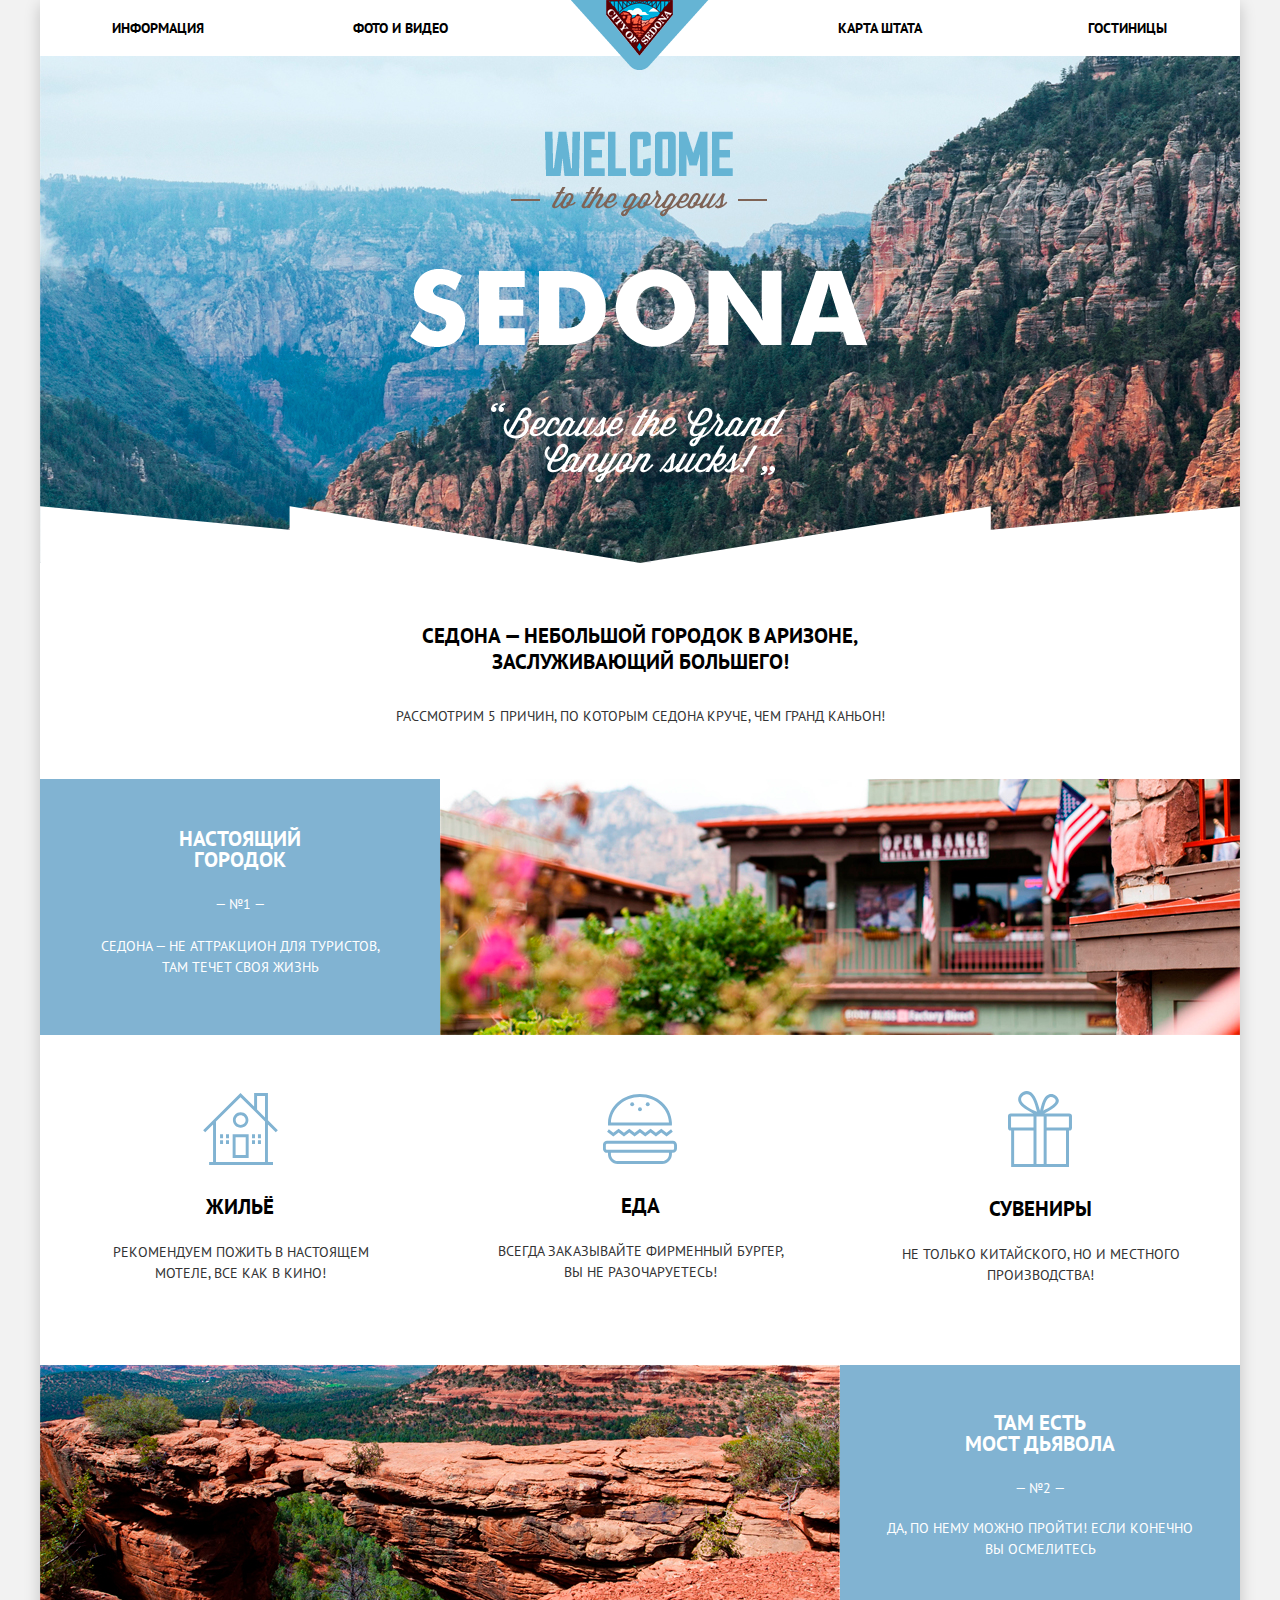
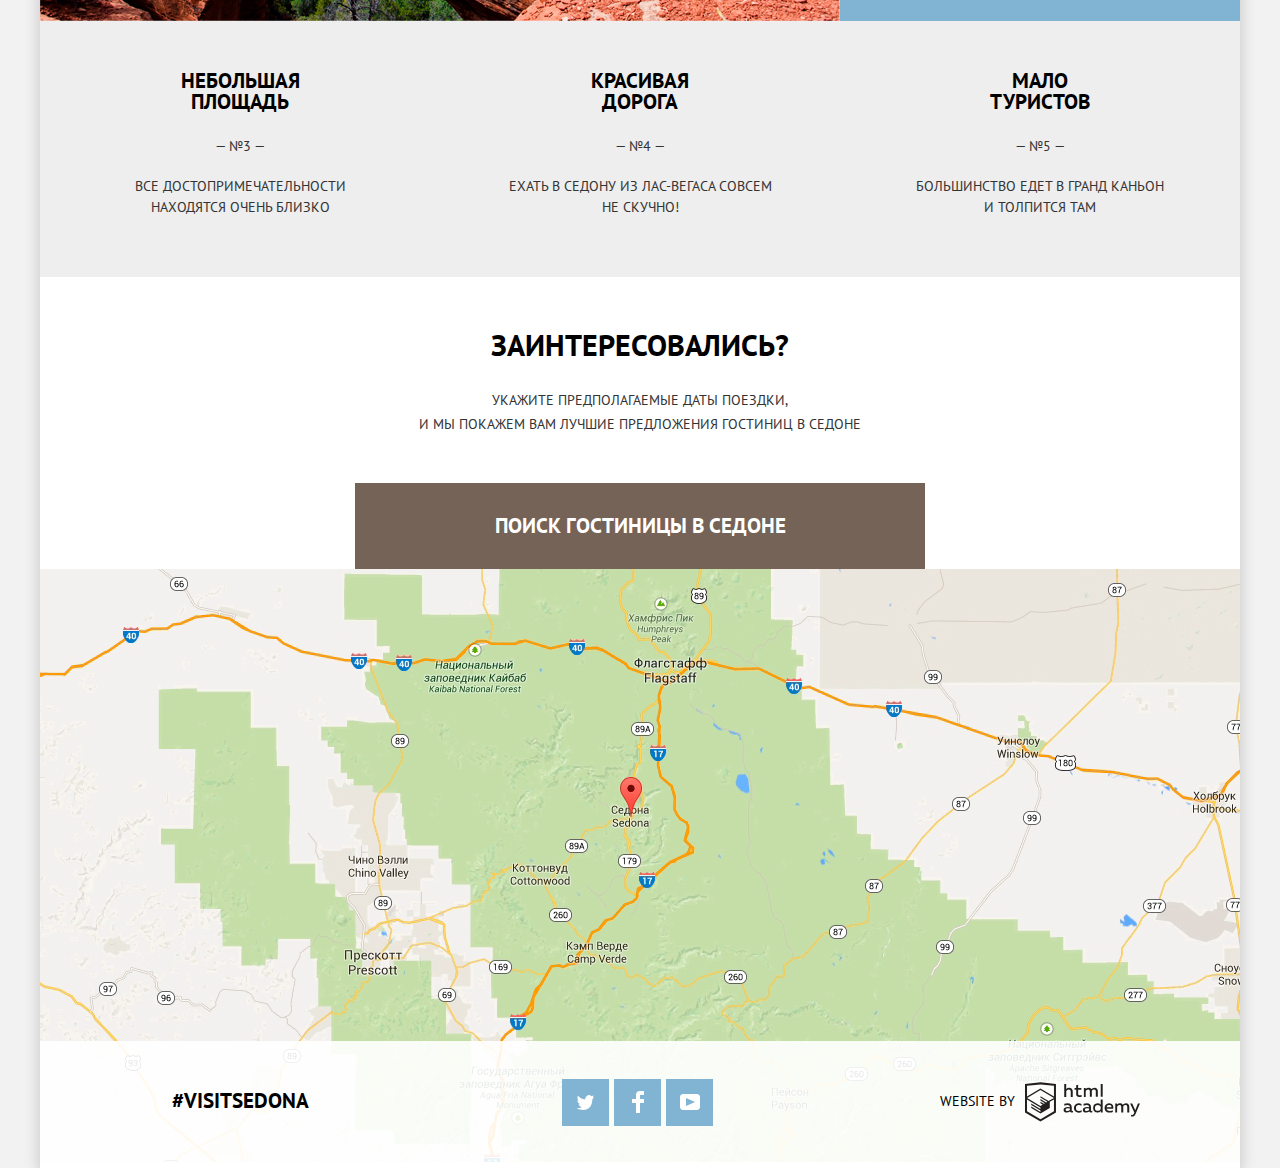
<file: index.html>
<!DOCTYPE html>
<html lang="ru">

<head>
  <meta charset="utf-8">
  <title>HTML Academy: Седона</title>
  <link href="css/normalizemin.css" rel="stylesheet" />
  <link href="https://fonts.googleapis.com/css?family=PT+Sans:400,700&amp;subset=cyrillic" rel="stylesheet">
  <link href="css/stylemin.css" rel="stylesheet" />
</head>

<body>
  <div class="main-page">
    <header class="main-header">
      <a class="main-logo" href="#">
        <img src="img/logotype.png" width="138" height="70" alt="Логотип">
      </a>
      <nav class="main-navigation">
        <ul class="main-menu">
          <li class="information"><a href="#">Информация</a></li>
          <li class="video"><a href="">Фото и видео</a></li>
          <li class="state"><a href="#">Карта штата</a></li>
          <li class="hostel"><a href="inner.html">Гостиницы</a></li>
        </ul>
      </nav>
    </header>

    <main class="container">

      <section class="container-photos">
        <img src="img/welcome.png" width="458" height="352" alt="Надпись" />
      </section>

      <section class="feature">
        <h1>Седона — небольшой городок в Аризоне, заслуживающий большего!</h1>
        <p>Рассмотрим 5 причин, по которым Седона круче, чем Гранд Каньон!</p>
      </section>

      <div class="bigfeature">
        <section class="aboutcity">
          <div class="container1">
            <div class="aboutcity-container1">
              <h2>Настоящий городок</h2>
              <p>— №1 —</p>
              <p>Седона — не аттракцион для туристов, там течет своя жизнь</p>
            </div>
            <img src="img/hotels.jpg" width="800" height="256" alt="Гостиница">
          </div>
          <ul class="advantages">
            <li>
              <svg xmlns="http://www.w3.org/2000/svg" width="75" height="72" viewBox="0 0 75 72"><g fill="#81B3D2">
                <path d="M29.656 65.033h16V41.21h-16v23.823zm2.937-20.899h10.125V62.11H32.593V44.134z"/>
                <path d="M72.771 39.253l2.076-2.068-9.908-9.865V0H51.127v13.567L37.5 0 .152 37.185l2.077 2.068 7.832-7.795v37.618H6.124V72h63.875v-2.924H64.94V31.458l7.831 7.795zM62.002 69.076H12.999V28.534L37.5 4.149l24.502 24.385v40.542zm0-44.682l-7.938-7.902V2.924h7.938v21.47z"/>
                <path d="M29.906 27.08c0 4.261 3.47 7.713 7.75 7.713 4.279 0 7.75-3.452 7.75-7.713 0-4.259-3.471-7.713-7.75-7.713-4.281 0-7.75 3.454-7.75 7.713zm7.75-4.945c2.744 0 4.969 2.214 4.969 4.945 0 2.732-2.225 4.948-4.969 4.948-2.746 0-4.97-2.216-4.97-4.948 0-2.731 2.225-4.945 4.97-4.945zM17.061 41.21h3v3.919h-3zM22.999 41.21h3v3.919h-3zM17.061 47.182h3v3.919h-3zM22.999 47.182h3v3.919h-3zM48.998 41.21h3v3.919h-3zM54.936 41.21h3v3.919h-3zM48.998 47.182h3v3.919h-3zM54.936 47.182h3v3.919h-3z"/></g>
              </svg>
              <h3>Жильё</h3>
              <p>Рекомендуем пожить в настоящем мотеле, все как в кино!</p>
            </li>
            <li>
              <svg xmlns="http://www.w3.org/2000/svg" width="74" height="70" viewBox="0 0 74 70"><g fill="#81B3D2">
                <path d="M69.854 46.71H4.051c-2.274 0-4.135 1.94-4.135 4.313v3.504c0 2.372 1.861 4.313 4.135 4.313h.93v1.053c0 5.536 4.341 10.065 9.648 10.065h44.646c5.306 0 9.648-4.529 9.648-10.065V58.84h.93c2.274 0 4.135-1.941 4.135-4.313v-3.504c0-2.373-1.86-4.313-4.134-4.313zm-3.848 13.184c0 3.871-3.019 7.021-6.73 7.021H14.629c-3.711 0-6.731-3.15-6.731-7.021v-1.053h58.107v1.053zm5.065-5.367c0 .688-.558 1.271-1.218 1.271H4.051c-.66 0-1.217-.582-1.217-1.271v-3.504c0-.688.558-1.271 1.217-1.271h65.802c.66 0 1.218.582 1.218 1.271v3.504zM15.634 38.406l5.323 4.059 5.326-4.059 5.328 4.059 5.328-4.059 5.328 4.059 5.329-4.059 5.327 4.059 5.33-4.06 5.336 4.059 6.194-4.712-1.72-2.459-4.474 3.403-5.336-4.057-5.33 4.056-5.327-4.057-5.329 4.057-5.328-4.057-5.328 4.057-5.328-4.057-5.325 4.057-5.323-4.057-5.327 4.057-4.467-3.401-1.721 2.457 6.188 4.714zM7.978 31.544H68.855c.041-.619.069-1.241.069-1.87 0-.394-.016-.783-.032-1.173C68.227 12.657 54.186 0 36.952 0 19.719 0 5.677 12.657 5.013 28.501c-.017.39-.032.78-.032 1.173 0 .629.028 1.251.07 1.87h2.927zM36.952 3.043c15.591 0 28.35 11.316 29.021 25.458H7.931c.673-14.142 13.43-25.458 29.021-25.458z"/><ellipse cx="36.952" cy="15.26" rx="1.945" ry="2.03"/><ellipse cx="29.172" cy="10.23" rx="1.946" ry="2.03"/><ellipse cx="44.732" cy="10.23" rx="1.946" ry="2.03"/></g>
              </svg>
              <h3>Еда</h3>
              <p>Всегда заказывайте фирменный бургер, вы не разочаруетесь!</p>
            </li>
            <li>
              <svg xmlns="http://www.w3.org/2000/svg" width="64" height="76" viewBox="0 0 64 76">
                <path fill-rule="evenodd" clip-rule="evenodd" fill="#81B3D2" d="M61.097 22.501H36.312C50.125 15.602 51.229 11.25 50.72 8.816c-1.162-3.963-5.692-7.023-10.002-5.407-5.569 2.089-7.137 10.388-8.644 16.387-1.924-6.07-3.784-13.814-8.136-17.737C22.677.921 20.843-.205 18.175.031c-4.026.356-9.802 5.382-7.458 10.981 2.251 5.378 9.687 8.777 14.578 11.489H2.879A2.882 2.882 0 0 0 0 25.37v11.322a2.882 2.882 0 0 0 2.879 2.869h.274V76h57.841V39.561h.103a2.882 2.882 0 0 0 2.88-2.869V25.37a2.882 2.882 0 0 0-2.88-2.869zM42.413 5.944c2.103-.31 4.982 1.299 5.255 3.209.393 2.756-3.4 5.255-5.086 6.421-2.523 1.744-4.928 2.643-7.287 4.055.884-3.69 2.549-13.011 7.118-13.685zm-22.882 9.968c-2.225-1.485-6.544-4.431-6.44-7.771.112-3.595 5.743-6.57 8.814-3.886 3.856 3.371 5.713 11.105 7.119 16.557-3.249-1.539-6.328-2.788-9.493-4.9zm5.972 57.114H6.136V39.561h19.368v33.465zm0-36.502H3.046V25.538h22.457v10.986zm10.157 0v36.503h-7.174V25.538h7.174v10.986zm22.351 36.502H38.644V39.561h19.367v33.465zm2.92-36.502H38.644V25.538h22.287v10.986z"/>
              </svg>
              <h3>Сувениры</h3>
              <p>Не только китайского, но и местного производства!</p>
            </li>
          </ul>
        </section>

        <section class="attraction">
          <div class="container2">
            <div class="attraction-container2">
              <h2>Там есть<br> мост дьявола</h2>
              <p>— №2 —</p>
              <p>Да, по нему можно пройти! Если конечно вы осмелитесь</p>
            </div>
            <img src="img/devilbridge.jpg" width="800" height="256" alt="Мост">
          </div>
          <div class="container3">
            <ul class="advantages2">
              <li>
                <h3>Небольшая площадь</h3>
                <p>— №3 —</p>
                <p>Все достопримечательности находятся очень близко</p>
              </li>
              <li>
                <h3>Красивая дорога</h3>
                <p>— №4 —</p>
                <p>Ехать в Седону из Лас-Вегаса совсем не скучно!</p>
              </li>
              <li>
                <h3>Мало туристов</h3>
                <p>— №5 —</p>
                <p>Большинство едет в Гранд Каньон и&nbsp;толпится там</p>
              </li>
            </ul>
          </div>
        </section>
      </div>

      <section class="searchhotels">
        <h3>Заинтересовались?</h3>
        <p class="indicate">Укажите предполагаемые даты поездки,<br> и мы покажем вам лучшие предложения гостиниц в Cедоне</p>
        <p class="staticform">
          <button class="staticbutton" type="button">Поиск гостиницы в Седоне</button>
        </p>
        <form class="hotelselection" action="https://echo.htmlacademy.ru" method="post">
          <p class="datearrival">
            <label for="arrival">Дата заезда:</label>
            <input type="text" name="date" id="arrival" value="" placeholder="24 апреля 2017" />
            <button class="calendar" type="button">
              <svg xmlns="http://www.w3.org/2000/svg" width="21" height="22" viewBox="0 0 21 22">
                <path d="M19.251 2.025h-2.845V.648c0-.381-.294-.689-.656-.689-.363 0-.656.308-.656.689v1.377h-3.938V.648c0-.381-.294-.689-.655-.689-.363 0-.657.308-.657.689v1.377H5.906V.648c0-.381-.294-.689-.656-.689-.363 0-.657.308-.657.689v1.377H1.75C.784 2.025 0 2.847 0 3.862v16.302C0 21.179.784 22 1.75 22h17.501c.966 0 1.749-.821 1.749-1.836V3.862c0-1.015-.783-1.837-1.749-1.837zm.437 18.139a.448.448 0 0 1-.437.459H1.75a.45.45 0 0 1-.438-.459V3.862a.45.45 0 0 1 .438-.459h2.844v1.378c0 .381.294.689.657.689.362 0 .656-.308.656-.689V3.403h3.938v1.378c0 .381.294.689.657.689.361 0 .655-.308.655-.689V3.403h3.938v1.378c0 .381.293.689.656.689.362 0 .656-.308.656-.689V3.403h2.845c.241 0 .437.206.437.459v16.302z"/>
                <path d="M4.594 8.225h2.625v2.066H4.594zM4.594 11.668h2.625v2.067H4.594zM4.594 15.112h2.625v2.066H4.594zM9.188 15.112h2.625v2.066H9.188zM9.188 11.668h2.625v2.067H9.188zM9.188 8.225h2.625v2.066H9.188zM13.781 15.112h2.625v2.066h-2.625zM13.781 11.668h2.625v2.067h-2.625zM13.781 8.225h2.625v2.066h-2.625z"/>
              </svg>
              <span  class="visually-hidden">Календарь</span>
            </button>
          </p>
          <p class="datedeparture">
            <label for="departure">Дата выезда:</label>
            <input type="text" name="date" id="departure" value="" placeholder="4 июля 2017" />
            <button class="calendar" type="button">
              <svg xmlns="http://www.w3.org/2000/svg" width="21" height="22" viewBox="0 0 21 22">
                <path d="M19.251 2.025h-2.845V.648c0-.381-.294-.689-.656-.689-.363 0-.656.308-.656.689v1.377h-3.938V.648c0-.381-.294-.689-.655-.689-.363 0-.657.308-.657.689v1.377H5.906V.648c0-.381-.294-.689-.656-.689-.363 0-.657.308-.657.689v1.377H1.75C.784 2.025 0 2.847 0 3.862v16.302C0 21.179.784 22 1.75 22h17.501c.966 0 1.749-.821 1.749-1.836V3.862c0-1.015-.783-1.837-1.749-1.837zm.437 18.139a.448.448 0 0 1-.437.459H1.75a.45.45 0 0 1-.438-.459V3.862a.45.45 0 0 1 .438-.459h2.844v1.378c0 .381.294.689.657.689.362 0 .656-.308.656-.689V3.403h3.938v1.378c0 .381.294.689.657.689.361 0 .655-.308.655-.689V3.403h3.938v1.378c0 .381.293.689.656.689.362 0 .656-.308.656-.689V3.403h2.845c.241 0 .437.206.437.459v16.302z"/>
                <path d="M4.594 8.225h2.625v2.066H4.594zM4.594 11.668h2.625v2.067H4.594zM4.594 15.112h2.625v2.066H4.594zM9.188 15.112h2.625v2.066H9.188zM9.188 11.668h2.625v2.067H9.188zM9.188 8.225h2.625v2.066H9.188zM13.781 15.112h2.625v2.066h-2.625zM13.781 11.668h2.625v2.067h-2.625zM13.781 8.225h2.625v2.066h-2.625z"/>
              </svg>
              <span class="visually-hidden" >Календарь</span>
            </button>
          </p>
          <div class="hotelselection-wrapper">
            <div class="adults">
              <label for="adults">Взрослые:</label>
              <p class="adults-wrapper">
                <button class="minus" type="button">
                  <span class="visually-hidden">Уменьшить количество человек</span>
                </button>
                <input type="text" name="adults" id="adults" value="" placeholder="2" />
                <button class="plus" type="button">
                  <span  class="visually-hidden">Увеличить количество человек</span>
                </button>
              </p>
            </div>
            <div class="children">
              <label for="children">Дети:</label>
              <p class="children-wrapper">
                <button class="minus" type="button">
                  <span class="visually-hidden">Уменьшить количество человек</span>
                </button>
                <input type="text" name="children" id="children" value="" placeholder="0" />
                <button class="plus" type="button">
                  <span class="visually-hidden">Увеличить количество человек</span>
                </button>
              </p>
            </div>
          </div>
          <button class="buttonsearch" type="submit">Найти</button>
        </form>
        <div class="map">
          <iframe src="https://www.google.com/maps/embed?pb=!1m18!1m12!1m3!1d52385.180505982906!2d-111.83015803238298!3d34.85437338102221!2m3!1f0!2f0!3f0!3m2!1i1024!2i768!4f13.1!3m3!1m2!1s0x872da132f942b00d%3A0x5548c523fa6c8efd!2z0KHQtdC00L7QvdCwLCDQkNGA0LjQt9C-0L3QsCA4NjMzNiwg0KHQqNCQ!5e0!3m2!1sru!2sru!4v1530724484633"
            width="1200" height="593" allowfullscreen></iframe>
          <img src="img/map.jpg" width="1200" height="593" alt="Карта" />
        </div>
      </section>

    </main>

    <footer class="main-footer">
      <a class="button-hashtag" href="#">#Visitsedona</a>
      <ul class="buttonfooter">
        <li>
          <a class="social-button" href="#">
            <span class="visually-hidden">Twitter</span>
            <svg xmlns="http://www.w3.org/2000/svg" xmlns:xlink="http://www.w3.org/1999/xlink" width="17" height="15" viewBox="0 0 17 15">
              <path fill="#FFF" d="M10.95.144c1.685-.496 2.984.27 3.577 1.179.673-.231 1.331-.481 2.011-.708a2.345 2.345 0 0 1-.857 1.768c.685.17 1.304-.491 1.304-.491-.169 1-1.006 1.788-1.563 2.024-.231 6.75-3.175 11.217-10.077 11.082h-.446c-.41 0-4.164-.46-4.898-1.887 2.271.196 3.893-.422 4.693-1.177-.96-.3-2.679-.477-2.979-2.95.349.106.564.228 1.19.119C1.705 8.247.374 7.53.448 5.33c.285.328 1.067.536 1.34.472C1.085 5.561-.182 2.442.894.85c1.818 1.854 3.735 3.606 7.152 3.773C8.254 2.33 9.183.793 10.95.144z"/>
            </svg>
          </a>
        </li>
        <li>
          <a class="social-button" href="#">
            <span class="visually-hidden">Facebook</span>
            <svg xmlns="http://www.w3.org/2000/svg" width="12" height="22" viewBox="0 0 12 22">
              <path fill="#FFF" d="M12 4V0H8a4 4 0 0 0-4 4v4H0v4h4v10h4V12h4V8H8V4h4z"/>
            </svg>
          </a>
        </li>
        <li>
          <a class="social-button" href="#">
            <span class="visually-hidden">Youtube</span>
            <svg xmlns="http://www.w3.org/2000/svg" xmlns:xlink="http://www.w3.org/1999/xlink" width="20" height="16" viewBox="0 0 20 16">
              <path  d="M17 0H3C1.35 0 0 1.35 0 3v10c0 1.65 1.35 3 3 3h14c1.65 0 3-1.35 3-3V3c0-1.65-1.35-3-3-3zM6.027 11.998V4.002L15.014 8l-8.987 3.998z" fill="#FFF"/>
            </svg>
          </a>
        </li>
      </ul>
      <div class="htmlacademy">
        <p>website by</p>
        <a class="button-developed" href="https://htmlacademy.ru/intensive/htmlcss">
          <span class="visually-hidden">HTMLAcademy</span>
          <svg id="Layer_1" data-name="Layer 1" xmlns="http://www.w3.org/2000/svg" width="115" height="40" viewBox="0 0 108.08 36.85"><title>logo-htmlacademy-small1</title>
            <path d="M44.61,26.88a2,2,0,0,0,.55-0.1v1.33a3.25,3.25,0,0,1-1.18.21,1.67,1.67,0,0,1-1.67-1,4.84,4.84,0,0,1-3.14,1.08c-1.51,0-2.91-.83-2.91-2.55,0-2.13,2-2.79,3.71-2.79a11.08,11.08,0,0,1,2.17.25v-0.3c0-1-.76-1.77-2.19-1.77a7.42,7.42,0,0,0-3,.64v-1.7a10.21,10.21,0,0,1,3.19-.55c2.36,0,3.81,1.12,3.81,3.65v3a0.54,0.54,0,0,0,.49.59h0.17Zm-6.44-1.13A1.35,1.35,0,0,0,39.63,27h0.11a3.39,3.39,0,0,0,2.41-1V24.58a9.72,9.72,0,0,0-1.81-.21c-1,0-2.16.33-2.16,1.38h0Zm12.36-6.11a5,5,0,0,1,2.57.64V22a4.08,4.08,0,0,0-2.3-.7,2.75,2.75,0,1,0,0,5.49,5,5,0,0,0,2.43-.64v1.71a6.27,6.27,0,0,1-2.76.57A4.21,4.21,0,0,1,46,24.51q0-.21,0-0.41a4.32,4.32,0,0,1,4.18-4.46h0.38Zm12.17,7.24a2,2,0,0,0,.55-0.1v1.33a3.25,3.25,0,0,1-1.18.21,1.67,1.67,0,0,1-1.67-1,4.84,4.84,0,0,1-3.14,1.08c-1.51,0-2.91-.83-2.91-2.55,0-2.13,2-2.79,3.71-2.79a11.08,11.08,0,0,1,2.17.25v-0.3c0-1-.76-1.77-2.19-1.77a7.42,7.42,0,0,0-3,.64v-1.7a10.21,10.21,0,0,1,3.19-.55c2.36,0,3.81,1.12,3.81,3.65v3a0.54,0.54,0,0,0,.49.59h0.17Zm-6.44-1.13A1.35,1.35,0,0,0,57.73,27h0.11a3.39,3.39,0,0,0,2.41-1V24.58a9.72,9.72,0,0,0-1.81-.21c-1.06,0-2.16.33-2.16,1.38h0ZM73,16V28.2H71.35V26.88a3.88,3.88,0,0,1-3.19,1.54,4.4,4.4,0,0,1,0-8.78,3.81,3.81,0,0,1,3,1.3V16H73Zm-4.53,5.22a2.76,2.76,0,1,0,0,5.52A2.86,2.86,0,0,0,71.15,25V23A2.91,2.91,0,0,0,68.49,21.27ZM79,19.64c3.31,0,4.46,2.68,3.92,5.09H76.7c0.21,1.5,1.67,2.11,3.19,2.11a6.11,6.11,0,0,0,2.64-.59v1.6a7.14,7.14,0,0,1-3,.57C77,28.42,74.78,27,74.78,24a4.18,4.18,0,0,1,4-4.39H79Zm0.09,1.54a2.28,2.28,0,0,0-2.44,2.1v0.06H81.3A2,2,0,0,0,79.13,21.18Zm5.73,7V19.87h1.65v1a3.81,3.81,0,0,1,2.78-1.27A2.86,2.86,0,0,1,91.89,21a4.12,4.12,0,0,1,2.91-1.33A3.06,3.06,0,0,1,98,23V28.2h-1.9V23.05a1.59,1.59,0,0,0-1.42-1.75H94.42a2.8,2.8,0,0,0-2.07,1.12V28.2h-1.9V23.05A1.59,1.59,0,0,0,89,21.31H88.8a3,3,0,0,0-2.21,1.29v5.63H84.86Zm21.31-8.33h1.9l-3.91,9.46c-0.9,2.17-2.09,2.86-3.35,2.86a4.76,4.76,0,0,1-1.1-.14V30.46a2.86,2.86,0,0,0,.85.12c0.9,0,1.58-.64,2.07-1.9l0.17-.42-4-8.4h2l2.86,6.29ZM38.73,1.46V6.22a3.81,3.81,0,0,1,2.7-1.14,3.25,3.25,0,0,1,3.44,3.4v5.15H43V8.72a1.81,1.81,0,0,0-1.61-2h-0.3a2.93,2.93,0,0,0-2.32,1.39v5.52h-1.9V1.46h1.9ZM49.94,2.31v3h3V6.91h-3v3.81c0,1.1.5,1.46,1.58,1.46a4.49,4.49,0,0,0,1.69-.33v1.6A6.8,6.8,0,0,1,51,13.8a2.55,2.55,0,0,1-2.86-2.74V6.89H46.58V5.26h1.5V2.74Zm5.4,11.31V5.28H57v1A3.81,3.81,0,0,1,59.77,5a2.86,2.86,0,0,1,2.6,1.33A4.12,4.12,0,0,1,65.28,5,3.06,3.06,0,0,1,68.44,8.4v5.21h-1.9V8.46a1.59,1.59,0,0,0-1.42-1.75H64.89a2.8,2.8,0,0,0-2.07,1.12v5.78h-1.9V8.46A1.59,1.59,0,0,0,59.5,6.71H59.27A3,3,0,0,0,57.06,8v5.63H55.34ZM71.17,1.45H73V13.6H71.17V1.45ZM14.71,0H14.55L0,1.54V28.21l14.55,8.66,14.55-8.66V1.54Zm12.5,27.1L14.55,34.64,1.9,27.12V16.18l12.59,7.5V25L5.86,19.9v1.31l8.68,5.21v1.39L5.87,22.65V24l8.68,5.21,8.75-5.24V18.31L27.2,16V27.12Zm0-12.53-3.48,2-1.6,1L14.51,13v1.31L21,18.23H21l-0.14.09-1,.54-5.37-3.2V17l4.24,2.52-1,.67-3.2-1.9v1.31l2.1,1.24L14.5,22.1,2,14.65,14.51,7.11Zm0-1.32L14.49,5.76,1.91,13.25v-10L14.56,1.92,27.21,3.25v10h0Z" transform="translate(0 -0.02)" fill="#231f20"/>
          </svg>
        </a>
      </div>
    </footer>
  </div>
  <script src="js/scriptjavamin.js"></script>
</body>

</html>
</file>
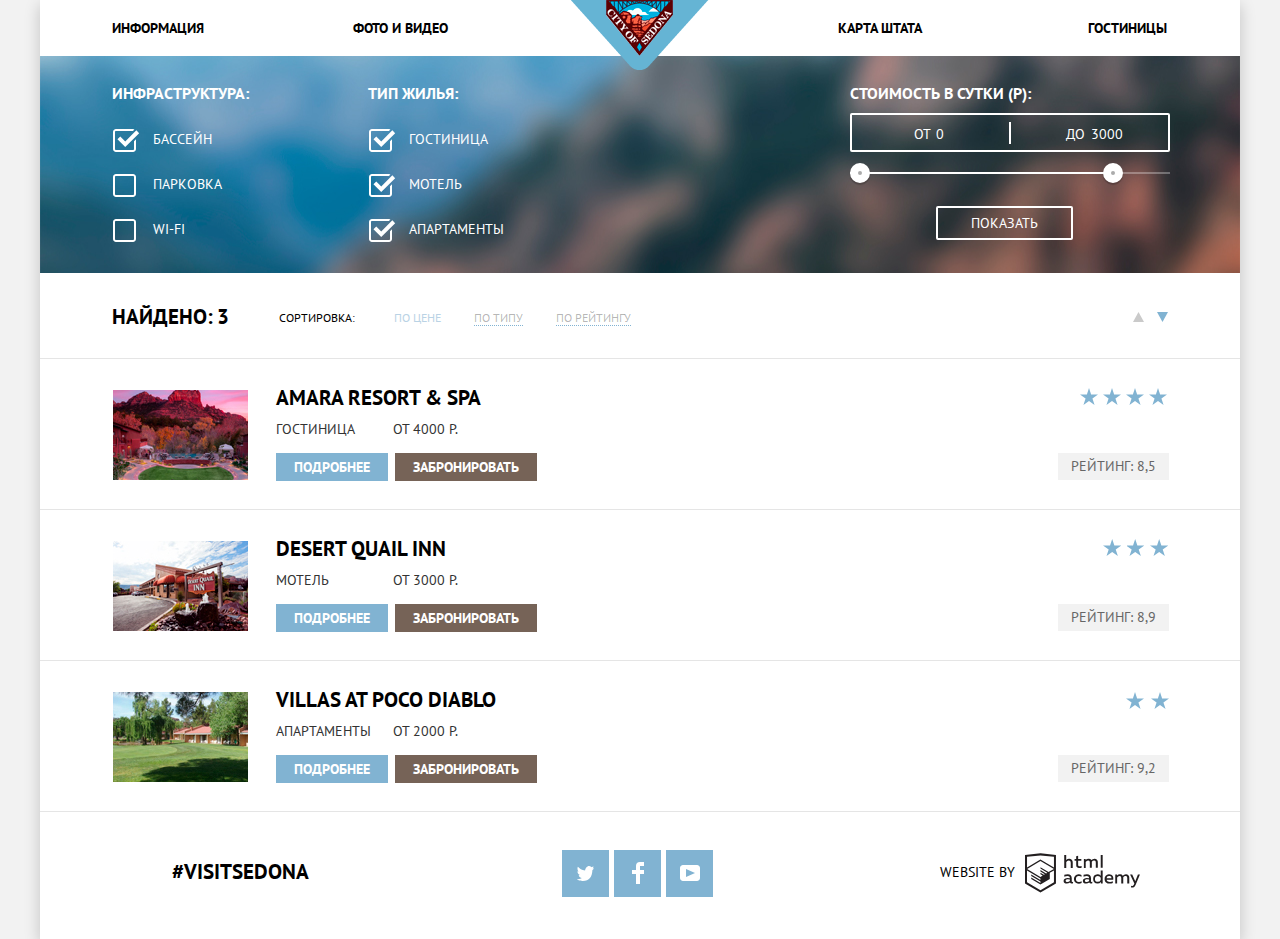
<file: inner.html>
<!DOCTYPE html>
<html lang="ru">

<head>
  <meta charset="utf-8">
  <title>HTML Academy: Седона</title>
  <link href="css/normalizemin.css" rel="stylesheet" />
  <link href="https://fonts.googleapis.com/css?family=PT+Sans:400,700&amp;subset=cyrillic" rel="stylesheet">
  <link href="css/stylemin.css" rel="stylesheet" />
</head>

<body>
  <div class="main-page">
    <header class="main-header">
      <a class="main-logo" href="index.html">
        <img src="img/logotype.png" width="138" height="70" alt="Логотип">
      </a>
      <nav class="main-navigation">
        <ul class="main-menu">
          <li class="information"><a href="#">Информация</a></li>
          <li class="video"><a href="">Фото и видео</a></li>
          <li class="state"><a href="#">Карта штата</a></li>
          <li class="hostel"><a href="inner.html">Гостиницы</a></li>
        </ul>
      </nav>
    </header>

    <main>

      <section class="search">
        <form class="formsearching" action="https://echo.htmlacademy.ru" method="get">
          <fieldset>
            <legend class="infrastructure">Инфраструктура:</legend>
            <ul>
              <li class="form-items">
                <input class="visually-hidden  filter-input-checkbox" type="checkbox" name="swimming" id="swimmingpool" checked />
                <label for="swimmingpool">Бассейн</label>
              </li>
              <li class="form-items">
                <input class="visually-hidden filter-input-checkbox" type="checkbox" name="parkingcar" id="parking" />
                <label for="parking">Парковка</label>
              </li>
              <li class="form-items">
                <input class="visually-hidden  filter-input-checkbox" type="checkbox" name="wi-firouter" id="wi-fi" />
                <label for="wi-fi">WI-FI</label>
              </li>
            </ul>
          </fieldset>
          <fieldset>
            <legend class="typeofhouse">Тип жилья:</legend>
            <ul>
              <li class="form-items">
                <input class="visually-hidden  filter-input-checkbox" type="checkbox" name="hotels" id="guesthouse" checked />
                <label for="guesthouse">Гостиница</label>
              </li>
              <li class="form-items">
                <input class="visually-hidden  filter-input-checkbox" type="checkbox" name="choosemotels" id="motel" checked/>
                <label for="motel">Мотель</label>
              </li>
              <li class="form-items">
                <input class="visually-hidden  filter-input-checkbox" type="checkbox" name="apartments" id="apartments" checked/>
                <label for="apartments">Апартаменты</label>
              </li>
            </ul>
          </fieldset>
          <div class="filter-range">
            <div class="filter-range-title">Стоимость в сутки (Р):</div>
            <div class="price-controls">
              <label class="min-price">
                от <input type="text" name="min-price" value="0">
              </label>
              <label class="max-price">
                до <input type="text" name="max-price" value="3000">
              </label>
            </div>
            <div class="range-controls">
              <div class="scale">
                <div class="bar"></div>
              </div>
              <div class="range-toggle range-toggle-min"></div>
              <div class="range-toggle range-toggle-max"></div>
            </div>
            <p class="button-scan">
              <input type="submit" value="Показать" />
            </p>
          </div>
        </form>
        <div class="sorting-items">
          <div class="exit">
            <h3>Найдено:</h3>
            <output>3</output>
          </div>
          <div class="container4">
            <ul class="sorting">
              <li>
                <p>Сортировка:</p>
              </li>
              <li>
                <a class="currentpice">По цене</a>
              </li>
              <li>
                <a href="#">По типу</a>
              </li>
              <li>
                <a href="#">По рейтингу</a>
              </li>
            </ul>
          </div>
          <div class="sortingbuttons">
            <a class="sortingbuttonup" href="#">
              <span class="visually-hidden">по возрастанию</span>
              <svg xmlns="http://www.w3.org/2000/svg" width="11" height="10" viewBox="0 0 11 10">
                <path fill="#231F20" d="M5.5 0L0 10h11z"/>
              </svg>
            </a>
            <a class="currentbutton">
              <span class="visually-hidden">по убыванию</span>
              <svg xmlns="http://www.w3.org/2000/svg" width="11" height="10" viewBox="0 0 11 10">
                <path fill="#231F20" d="M5.5 10L0 0h11"/>
              </svg>
            </a>
          </div>
        </div>
      </section>

      <section class="total">
        <ul class="hotels">
          <li class="amara">
            <a class="photoamara" href="#">
              <img src="img/amara.jpg" width="135" height="90" alt="Amara resort">
            </a>
            <div class="hotel-decoration">
              <a class="hotelitems" href="#">
                <span>Amara resort & Spa</span>
              </a>
              <p>
                <span class="hoteldetails">Гостиница</span>
                <span class="hoteldetails"> от 4000 р.</span>
              </p>
              <div class="hotelbuttons">
                <a class="buttondetails" href="#">Подробнее</a>
                <a class="buttonreserved" href="#">Забронировать</a>
              </div>
            </div>
            <span class="rating">Рейтинг: 8,5</span>
            <div class="star star-amara">
              <span class="visually-hidden">4 звезды</span>
            </div>
          </li>
          <li class="desert">
            <a class="photodesert" href="#">
              <img src="img/desert.jpg" width="135" height="90" alt="Desert">
            </a>
            <div class="hotel-decoration">
              <a class="hotelitems" href="#">
                <span>Desert quail inn</span>
              </a>
              <p>
                <span class="hoteldetails">Мотель</span>
                <span class="hoteldetails"> от 3000 р.</span>
              </p>
              <div class="hotelbuttons">
                <a class="buttondetails" href="#">Подробнее</a>
                <a class="buttonreserved" href="#">Забронировать</a>
              </div>
            </div>
            <span class="rating">Рейтинг: 8,9</span>
            <div class="star star-desert">
              <span class="visually-hidden">3 звезды</span>
            </div>
          </li>
          <li class="villas">
            <a class="photovillas" href="#">
              <img src="img/villasatpoco.jpg" width="135" height="90" alt="Villas">
            </a>
            <div class="hotel-decoration">
              <a class="hotelitems" href="#">
                <span>Villas at poco diablo</span>
              </a>
              <p>
                <span class="hoteldetails">Апартаменты</span>
                <span class="hoteldetails"> от 2000 р.</span>
              </p>
              <div class="hotelbuttons">
                <a class="buttondetails" href="#">Подробнее</a>
                <a class="buttonreserved" href="#">Забронировать</a>
              </div>
            </div>
            <span class="rating">Рейтинг: 9,2</span>
            <div class="star star-villas">
              <span class="visually-hidden">2 звезды</span>
            </div>
          </li>
        </ul>
      </section>

    </main>

    <footer class="main-footer">
      <a class="button-hashtag" href="#">#Visitsedona</a>
      <ul class="buttonfooter">
        <li>
          <a class="social-button" href="#">
            <span class="visually-hidden">Twitter</span>
            <svg xmlns="http://www.w3.org/2000/svg" xmlns:xlink="http://www.w3.org/1999/xlink" width="17" height="15" viewBox="0 0 17 15">
              <path fill="#FFF" d="M10.95.144c1.685-.496 2.984.27 3.577 1.179.673-.231 1.331-.481 2.011-.708a2.345 2.345 0 0 1-.857 1.768c.685.17 1.304-.491 1.304-.491-.169 1-1.006 1.788-1.563 2.024-.231 6.75-3.175 11.217-10.077 11.082h-.446c-.41 0-4.164-.46-4.898-1.887 2.271.196 3.893-.422 4.693-1.177-.96-.3-2.679-.477-2.979-2.95.349.106.564.228 1.19.119C1.705 8.247.374 7.53.448 5.33c.285.328 1.067.536 1.34.472C1.085 5.561-.182 2.442.894.85c1.818 1.854 3.735 3.606 7.152 3.773C8.254 2.33 9.183.793 10.95.144z"/>
            </svg>
          </a>
        </li>
        <li>
          <a class="social-button" href="#">
            <span class="visually-hidden">Facebook</span>
            <svg xmlns="http://www.w3.org/2000/svg" width="12" height="22" viewBox="0 0 12 22">
              <path fill="#FFF" d="M12 4V0H8a4 4 0 0 0-4 4v4H0v4h4v10h4V12h4V8H8V4h4z"/>
            </svg>
          </a>
        </li>
        <li>
          <a class="social-button" href="#">
            <span class="visually-hidden">Youtube</span>
            <svg xmlns="http://www.w3.org/2000/svg" xmlns:xlink="http://www.w3.org/1999/xlink" width="20" height="16" viewBox="0 0 20 16">
              <path  d="M17 0H3C1.35 0 0 1.35 0 3v10c0 1.65 1.35 3 3 3h14c1.65 0 3-1.35 3-3V3c0-1.65-1.35-3-3-3zM6.027 11.998V4.002L15.014 8l-8.987 3.998z" fill="#FFF"/>
            </svg>
          </a>
        </li>
      </ul>
      <div class="htmlacademy">
        <p>website by</p>
        <a class="button-developed" href="https://htmlacademy.ru/intensive/htmlcss">
          <span class="visually-hidden">HTMLAcademy</span>
          <svg id="Layer_1" data-name="Layer 1" xmlns="http://www.w3.org/2000/svg" width="115" height="40" viewBox="0 0 108.08 36.85"><title>logo-htmlacademy-small1</title>
            <path d="M44.61,26.88a2,2,0,0,0,.55-0.1v1.33a3.25,3.25,0,0,1-1.18.21,1.67,1.67,0,0,1-1.67-1,4.84,4.84,0,0,1-3.14,1.08c-1.51,0-2.91-.83-2.91-2.55,0-2.13,2-2.79,3.71-2.79a11.08,11.08,0,0,1,2.17.25v-0.3c0-1-.76-1.77-2.19-1.77a7.42,7.42,0,0,0-3,.64v-1.7a10.21,10.21,0,0,1,3.19-.55c2.36,0,3.81,1.12,3.81,3.65v3a0.54,0.54,0,0,0,.49.59h0.17Zm-6.44-1.13A1.35,1.35,0,0,0,39.63,27h0.11a3.39,3.39,0,0,0,2.41-1V24.58a9.72,9.72,0,0,0-1.81-.21c-1,0-2.16.33-2.16,1.38h0Zm12.36-6.11a5,5,0,0,1,2.57.64V22a4.08,4.08,0,0,0-2.3-.7,2.75,2.75,0,1,0,0,5.49,5,5,0,0,0,2.43-.64v1.71a6.27,6.27,0,0,1-2.76.57A4.21,4.21,0,0,1,46,24.51q0-.21,0-0.41a4.32,4.32,0,0,1,4.18-4.46h0.38Zm12.17,7.24a2,2,0,0,0,.55-0.1v1.33a3.25,3.25,0,0,1-1.18.21,1.67,1.67,0,0,1-1.67-1,4.84,4.84,0,0,1-3.14,1.08c-1.51,0-2.91-.83-2.91-2.55,0-2.13,2-2.79,3.71-2.79a11.08,11.08,0,0,1,2.17.25v-0.3c0-1-.76-1.77-2.19-1.77a7.42,7.42,0,0,0-3,.64v-1.7a10.21,10.21,0,0,1,3.19-.55c2.36,0,3.81,1.12,3.81,3.65v3a0.54,0.54,0,0,0,.49.59h0.17Zm-6.44-1.13A1.35,1.35,0,0,0,57.73,27h0.11a3.39,3.39,0,0,0,2.41-1V24.58a9.72,9.72,0,0,0-1.81-.21c-1.06,0-2.16.33-2.16,1.38h0ZM73,16V28.2H71.35V26.88a3.88,3.88,0,0,1-3.19,1.54,4.4,4.4,0,0,1,0-8.78,3.81,3.81,0,0,1,3,1.3V16H73Zm-4.53,5.22a2.76,2.76,0,1,0,0,5.52A2.86,2.86,0,0,0,71.15,25V23A2.91,2.91,0,0,0,68.49,21.27ZM79,19.64c3.31,0,4.46,2.68,3.92,5.09H76.7c0.21,1.5,1.67,2.11,3.19,2.11a6.11,6.11,0,0,0,2.64-.59v1.6a7.14,7.14,0,0,1-3,.57C77,28.42,74.78,27,74.78,24a4.18,4.18,0,0,1,4-4.39H79Zm0.09,1.54a2.28,2.28,0,0,0-2.44,2.1v0.06H81.3A2,2,0,0,0,79.13,21.18Zm5.73,7V19.87h1.65v1a3.81,3.81,0,0,1,2.78-1.27A2.86,2.86,0,0,1,91.89,21a4.12,4.12,0,0,1,2.91-1.33A3.06,3.06,0,0,1,98,23V28.2h-1.9V23.05a1.59,1.59,0,0,0-1.42-1.75H94.42a2.8,2.8,0,0,0-2.07,1.12V28.2h-1.9V23.05A1.59,1.59,0,0,0,89,21.31H88.8a3,3,0,0,0-2.21,1.29v5.63H84.86Zm21.31-8.33h1.9l-3.91,9.46c-0.9,2.17-2.09,2.86-3.35,2.86a4.76,4.76,0,0,1-1.1-.14V30.46a2.86,2.86,0,0,0,.85.12c0.9,0,1.58-.64,2.07-1.9l0.17-.42-4-8.4h2l2.86,6.29ZM38.73,1.46V6.22a3.81,3.81,0,0,1,2.7-1.14,3.25,3.25,0,0,1,3.44,3.4v5.15H43V8.72a1.81,1.81,0,0,0-1.61-2h-0.3a2.93,2.93,0,0,0-2.32,1.39v5.52h-1.9V1.46h1.9ZM49.94,2.31v3h3V6.91h-3v3.81c0,1.1.5,1.46,1.58,1.46a4.49,4.49,0,0,0,1.69-.33v1.6A6.8,6.8,0,0,1,51,13.8a2.55,2.55,0,0,1-2.86-2.74V6.89H46.58V5.26h1.5V2.74Zm5.4,11.31V5.28H57v1A3.81,3.81,0,0,1,59.77,5a2.86,2.86,0,0,1,2.6,1.33A4.12,4.12,0,0,1,65.28,5,3.06,3.06,0,0,1,68.44,8.4v5.21h-1.9V8.46a1.59,1.59,0,0,0-1.42-1.75H64.89a2.8,2.8,0,0,0-2.07,1.12v5.78h-1.9V8.46A1.59,1.59,0,0,0,59.5,6.71H59.27A3,3,0,0,0,57.06,8v5.63H55.34ZM71.17,1.45H73V13.6H71.17V1.45ZM14.71,0H14.55L0,1.54V28.21l14.55,8.66,14.55-8.66V1.54Zm12.5,27.1L14.55,34.64,1.9,27.12V16.18l12.59,7.5V25L5.86,19.9v1.31l8.68,5.21v1.39L5.87,22.65V24l8.68,5.21,8.75-5.24V18.31L27.2,16V27.12Zm0-12.53-3.48,2-1.6,1L14.51,13v1.31L21,18.23H21l-0.14.09-1,.54-5.37-3.2V17l4.24,2.52-1,.67-3.2-1.9v1.31l2.1,1.24L14.5,22.1,2,14.65,14.51,7.11Zm0-1.32L14.49,5.76,1.91,13.25v-10L14.56,1.92,27.21,3.25v10h0Z" transform="translate(0 -0.02)" fill="#231f20"/>
          </svg>
        </a>
      </div>
    </footer>
  </div>
</body>

</html>
</file>
<file: css/stylemin.css>
body{margin:0;padding:0;font-family:"PT Sans","Arial",sans-serif;font-size:14px;line-height:21px;font-weight:400;color:#000;text-transform:uppercase;background-color:#f2f2f2}.main-page{position:relative;width:1200px;background-color:#fff;margin:auto;-webkit-box-shadow:0 5px 15px 0 rgba(0,1,1,0.2);box-shadow:0 5px 15px 0 rgba(0,1,1,0.2)}a{text-decoration:none;color:inherit}.main-menu{display:-webkit-box;display:-ms-flexbox;display:flex;padding-left:0;-ms-flex-wrap:wrap;flex-wrap:wrap}.main-menu li{width:239px;margin-top:15px;margin-bottom:15px}.information,.video{text-align:left}.state,.hostel{text-align:right}.information{margin-left:72px;margin-right:2px}.state{margin-left:91px}.hostel{margin-left:6px}.main-navigation{line-height:26px;font-weight:700;background-color:#fff}.main-menu,.advantages,.advantages2,.buttonfooter{list-style:none;padding:0;margin:0}.main-menu a:hover,.main-menu a:focus,.hotelitems:hover,.hotelitems:focus{color:#81b3d2}.main-menu .current{color:#766357}.main-logo img{position:absolute;z-index:1;left:0;right:0;margin-right:auto;margin-left:auto}.container-photos{background-image:url(../img/backgroundmain.jpg);background-repeat:no-repeat;background-position:center -58px;background-color:#81b3d2;position:relative}.container-photos img{margin-top:75px;margin-left:370px;margin-bottom:74px}.container-photos::before{content:"";position:absolute;z-index:1;bottom:0;left:0;right:0;margin-right:auto;margin-left:auto;width:1200px;height:57px;background-image:url(../img/shapewhite.png);background-repeat:no-repeat}.feature h1{font-size:21px;line-height:26px;font-weight:700;text-align:center;margin:60px 370px 25px}.feature p{margin-bottom:50px;padding-top:3px;line-height:26px;color:#333;text-align:center}.container1{width:1200px;display:-webkit-box;display:-ms-flexbox;display:flex;-webkit-box-pack:center;-ms-flex-pack:center;justify-content:center;-webkit-box-align:center;-ms-flex-align:center;align-items:center;background-color:#81b3d2}.aboutcity-container1{width:400px}.aboutcity-container1 h2{width:130px;margin:auto;padding-bottom:10px;padding-top:5px}.aboutcity-container1 p:first-of-type{padding-bottom:7px}.container2{display:-webkit-box;display:-ms-flexbox;display:flex;-webkit-box-orient:horizontal;-webkit-box-direction:reverse;-ms-flex-direction:row-reverse;flex-direction:row-reverse;-webkit-box-pack:center;-ms-flex-pack:center;justify-content:center;-webkit-box-align:center;-ms-flex-align:center;align-items:center;background-color:#81b3d2;width:1200px}.attraction-container2{width:400px}.attraction-container2 h2{width:151px;margin:auto;padding-bottom:5px}.aboutcity h2,.attraction h2{line-height:21px;font-weight:700;text-align:center;color:#fff}.aboutcity p{margin-left:57px;margin-right:57px;text-align:center;color:#fff}.attraction p{margin-right:45px;margin-left:45px;text-align:center;color:#fff;padding-top:5px}.container3 ul{background-color:#eee;padding:0}.advantages{display:-webkit-box;display:-ms-flexbox;display:flex;-ms-flex-wrap:wrap;flex-wrap:wrap;margin-top:56px;margin-bottom:65px}.advantages li{width:400px;margin:auto}.advantages svg{display:block;margin:auto}.advantages h3{position:relative;font-size:21px;font-weight:700;text-align:center;padding-top:10px}.advantages p{width:287px;padding-top:3.5px;text-align:center;color:#333;background-color:#fff}.advantages2{display:-webkit-box;display:-ms-flexbox;display:flex;-ms-flex-wrap:wrap;flex-wrap:wrap;-webkit-box-pack:center;-ms-flex-pack:center;justify-content:center;-webkit-box-align:center;-ms-flex-align:center;align-items:center;margin-top:0}.advantages2 li{width:400px;margin-top:45px;margin-bottom:45px}.advantages2 p{text-align:center;color:#333;width:270px;margin-right:auto;margin-left:auto}.advantages2 h3{font-size:21px;font-weight:700;text-align:center;margin:auto;width:125px;padding-bottom:5px;padding-top:4px}.main-footer{display:-webkit-box;display:-ms-flexbox;display:flex;background-color:rgba(255,255,255,0.9);position:absolute;bottom:0}.button-hashtag{-ms-flex-item-align:center;-ms-grid-row-align:center;align-self:center;padding-bottom:5px}.social-button{display:-webkit-box;display:-ms-flexbox;display:flex;-webkit-box-align:center;-ms-flex-align:center;align-items:center;-webkit-box-pack:center;-ms-flex-pack:center;justify-content:center;width:47px;height:47px;margin-right:5px;background-color:#81b3d2}.social-button:hover,.social-button:focus{background-color:#669ec0}.social-button:hover path,.social-button:focus path{fill:#fff}.social-button:active path{fill:rgba(255,255,255,0.3);background-color:#5496bd}.buttonfooter{display:-webkit-box;display:-ms-flexbox;display:flex;-ms-flex-wrap:wrap;flex-wrap:wrap;-webkit-box-pack:center;-ms-flex-pack:center;justify-content:center;padding-top:5px}.button-hashtag,.buttonfooter,.htmlacademy{width:400px;text-align:center;margin-top:33px;margin-bottom:35px}.htmlacademy p,.button-hashtag{font-size:14px;line-height:26px}.htmlacademy{display:-webkit-box;display:-ms-flexbox;display:flex;margin-left:auto;-webkit-box-pack:center;-ms-flex-pack:center;justify-content:center;-webkit-box-align:end;-ms-flex-align:end;align-items:flex-end;padding-bottom:5px}.htmlacademy p{padding-right:10px}.htmlacademy:focus path,.htmlacademy:hover path{fill:#81b3d2}.htmlacademy:active path{fill:#bfbdbe}.searchhotels h3{font-size:30px;line-height:36px;font-weight:700;text-align:center;margin-bottom:0;padding-top:20px;padding-bottom:11px}.searchhotels p{line-height:24px;text-align:center;color:#333}.staticbutton,.buttonsearch{display:inline-block;vertical-align:middle;font-size:21px;line-height:26px;font-weight:700;text-align:center;text-transform:uppercase;outline:none}.staticform{padding:0;margin:0}.staticbutton{width:570px;padding:30px 0;position:relative;margin-top:33px}.buttonreserved,.buttondetails{padding:5px 18px;font-weight:700}.buttonreserved{margin-left:3px}.staticbutton,.buttonreserved{color:#fff;background-color:#766357;border:none}.buttonsearch,.buttondetails{color:#fff;background-color:#81b3d2;border:none}.staticbutton:hover,.staticbutton:focus,.buttonreserved:hover,.buttonreserved:focus{background-color:#604e43;cursor:pointer}.buttonsearch:hover,.buttonsearch:focus,.buttondetails:hover,.buttondetails:focus{background-color:#669ec0;cursor:pointer}.buttonsearch:active,.buttondetails:active{color:rgba(255,255,255,0.3);background-color:#5496bd;cursor:pointer}.staticbutton:active,.buttonreserved:active{color:rgba(255,255,255,0.3);background-color:#503e33;cursor:pointer}.hotelselection{display:-webkit-box;display:-ms-flexbox;display:flex;-ms-flex-wrap:wrap;flex-wrap:wrap;margin:auto;width:570px;-webkit-box-sizing:border-box;box-sizing:border-box;padding-left:55px;padding-right:55px;padding-top:40.5px;font-size:14px;line-height:26px;font-weight:700;background-color:#fff;-webkit-box-shadow:0 7px 15px 0 rgba(0,1,1,0.15);box-shadow:0 7px 15px 0 rgba(0,1,1,0.15);position:absolute;z-index:1;left:0;right:0;margin-left:auto;margin-right:auto;-webkit-animation:split .6s;animation:split .6s}.hotelselection label{color:#000}.datearrival,.datedeparture{display:-webkit-box;display:-ms-flexbox;display:flex;-webkit-box-align:center;-ms-flex-align:center;align-items:center;width:100%;position:relative;-webkit-box-pack:justify;-ms-flex-pack:justify;justify-content:space-between}.datearrival input,.datedeparture input{-webkit-box-sizing:border-box;box-sizing:border-box;height:38px;width:348px;padding-left:12px;padding-top:3px}.datearrival button,.datedeparture button{position:absolute;padding:0;right:9px;top:8px;background-color:transparent;border:none;fill:#a9a9a9;cursor:pointer;outline:none}.calendar:hover path,.calendar:focus path{fill:#333;cursor:pointer}.calendar:active path{fill:#81b3d2;cursor:pointer}.hotelselection-wrapper{display:-webkit-box;display:-ms-flexbox;display:flex;width:100%;-webkit-box-pack:justify;-ms-flex-pack:justify;justify-content:space-between}.adults{width:226px}.children{width:177px}.adults,.children{display:-webkit-box;display:-ms-flexbox;display:flex;-webkit-box-align:center;-ms-flex-align:center;align-items:center;-webkit-box-pack:justify;-ms-flex-pack:justify;justify-content:space-between}.children-wrapper,.adults-wrapper{display:-webkit-box;display:-ms-flexbox;display:flex;position:relative;margin-top:19px}.children button,.adults button{padding:0;border:none;width:38px;height:38px;background-color:#f2f2f2;outline:none}.minus{background-image:url(../img/minus.png);background-repeat:no-repeat;background-position:center}.minus:hover,.minus:focus{background-image:url(../img/minushover.png);background-repeat:no-repeat;background-position:center;cursor:pointer}.minus:active{background-image:url(../img/minusactive.png);background-repeat:no-repeat;background-position:center;cursor:pointer}.plus{background-image:url(../img/plus.png);background-repeat:no-repeat;background-position:center}.plus:focus,.plus:hover{background-image:url(../img/plushover.png);background-repeat:no-repeat;background-position:center;cursor:pointer}.plus:active{background-image:url(../img/plusactive.png);background-repeat:no-repeat;background-position:center;cursor:pointer}.adults input,.children input{width:38px;text-align:center;-webkit-box-sizing:border-box;box-sizing:border-box;color:#333}.buttonsearch{padding:15px 197px;margin:auto;margin-top:40px;margin-bottom:55px}.hotelselection input[type="text"]::-webkit-input-placeholder{color:#000;opacity:1}.hotelselection input[type="text"]:-ms-input-placeholder{color:#000;opacity:1}.hotelselection input[type="text"]::-ms-input-placeholder{color:#000;opacity:1}.hotelselection input[type="text"]::placeholder{color:#000;opacity:1}.hotelselection input[type="text"]{background-color:#f2f2f2;border:2px solid #f2f2f2;outline:none;font-size:14px;line-height:26px;font-weight:700;text-transform:uppercase;margin-left:auto}.hotelselection input[type="text"]:hover{background-color:#ebebeb;border:2px solid #ebebeb}.hotelselection input[type="text"]:focus{background-color:#fff;border:2px solid #e5e5e5}.formsearching{display:-webkit-box;display:-ms-flexbox;display:flex;padding-top:27px;background-image:url(../img/mountains.jpg);background-repeat:no-repeat;background-position:center -60px;background-color:#51819f;color:#fff}.formsearching fieldset{border:none}.formsearching legend{font-size:16px;font-weight:700;line-height:21px;border:none;margin-bottom:20px;margin-left:59px}.formsearching ul{padding:0;margin:0;list-style:none}.form-items{margin-bottom:17px;padding-left:60px}.filter-input-checkbox + label{display:inline-block;vertical-align:middle;width:100px;height:28px;margin-right:31px;padding-left:40px;background:url(../img/checkbox-off.svg);background-repeat:no-repeat;cursor:pointer}.filter-input-checkbox:checked + label{background:url(../img/checkbox-on.svg);background-repeat:no-repeat}.filter-input-checkbox:checked:disabled + label{background:url(../img/chekeddis.png);background-repeat:no-repeat}.filter-input-checkbox:disabled + label{background:url(../img/chekbox-offdis.png);background-repeat:no-repeat}.filter-input-checkbox:checked:hover + label,.filter-input-checkbox:checked:focus + label{background:url(../img/checkbox-on.svg);background-repeat:no-repeat;opacity:.5}.filter-input-checkbox:hover + label,.filter-input-checkbox:focus + label{background:url(../img/checkbox-off.svg);background-repeat:no-repeat;opacity:.5}.hotelitems,.exit h3,.button-hashtag,.exit output{font-size:21px;line-height:26px;font-weight:700}.sorting-items{display:-webkit-box;display:-ms-flexbox;display:flex;margin:10px 72px 5px}.exit h3,.exit output{display:inline-block;vertical-align:middle}.sorting p{font-size:12px;line-height:18px;text-transform:uppercase}.sorting{display:-webkit-box;display:-ms-flexbox;display:flex;-ms-flex-wrap:wrap;flex-wrap:wrap;margin-left:10px;-webkit-box-align:center;-ms-flex-align:center;align-items:center}.sorting li{margin:auto;margin-right:39px}.sorting li:nth-child(2),.sorting li:nth-child(3){margin-right:33px}.sorting li,.hotels li{list-style:none;padding:0}.sorting .currentpice{color:#bad3e5;border-bottom:none}.sorting a{font-size:12px;line-height:18px;color:rgba(0,0,0,0.3);text-decoration:none;border-bottom:1px dotted #81b3d2}.sortingbuttons{-ms-flex-item-align:center;-ms-grid-row-align:center;align-self:center;margin-left:auto}.sortingbuttons a{cursor:pointer}.sortingbuttonup svg{padding-right:9px}.sortingbuttonup path{fill:#cacaca}.currentbutton path{fill:#81b3d2}.sortingbuttons path:hover,.sortingbuttons path:focus{fill:#333}.sortingbuttons path:active{fill:#81b3d2}.sorting a:hover,.sorting a:focus{color:#81b3d2}.sorting a:active{color:#000;border-bottom:none}.hotelitems:active,.main-menu a:active{color:rgba(0,0,0,0.3)}.filter-range{width:320px;padding-right:70px;margin-left:auto;color:#fff;text-transform:uppercase}.filter-range-title{margin-bottom:9px;font-weight:600;font-size:16px;line-height:21px}.price-controls{height:35px;margin-bottom:20px;position:relative;font-size:0;border:2px solid #fff;border-radius:2px}.price-controls::after{content:"";position:absolute;top:50%;left:50%;width:2px;height:22px;background-color:#fff;-webkit-transform:translate(-50%,-50%);-ms-transform:translate(-50%,-50%);transform:translate(-50%,-50%)}.price-controls label{display:inline-block;vertical-align:top;font-size:14px;line-height:38px;cursor:pointer}.price-controls .min-price,.price-controls .max-price{width:90px;padding-left:62px}.price-controls input{width:50px;height:35px;margin:0;outline:none;color:inherit;font:inherit;background:none;border:none}.range-controls{position:relative;margin-bottom:32px}.range-controls .scale{height:2px;background-color:rgba(255,255,255,0.3)}.range-controls .bar{width:80%;height:2px;background-color:#fff}.range-toggle{position:absolute;top:-9px;width:4px;height:4px;background-color:#ababab;border:8px solid #fff;border-radius:50%;-webkit-box-shadow:0 2px 1px 0 rgba(0,1,1,0.2);box-shadow:0 2px 1px 0 rgba(0,1,1,0.2);cursor:pointer}.range-toggle:hover,.range-toggle:focus{background-color:#1c4f80;-webkit-transform:scale(1.2,1.2);-ms-transform:scale(1.2,1.2);transform:scale(1.2,1.2)}.range-toggle-min{left:0}.range-toggle-max{left:79%}.button-scan input[type="submit"]{display:block;margin-left:86px;padding:7px 33px;background-color:transparent;color:#fff;border:2px solid #fff;outline:none;text-transform:uppercase;text-align:center;border-radius:2px;cursor:pointer}.button-scan input[type="submit"]:hover,.button-scan input[type="submit"]:focus{color:#000;background-color:#fff}.total{display:-webkit-box;display:-ms-flexbox;display:flex;border-top:1px solid #e5e5e5}.total .hoteldetails{font:inherit;font-weight:400;width:117px;color:#333;margin-top:3px}.hotelitems{max-width:260px}.hotel-decoration p{display:-webkit-box;display:-ms-flexbox;display:flex;margin:0;padding-top:5px}.hotels{padding:0;margin:0;margin-bottom:127px}.hotels li{display:-webkit-box;display:-ms-flexbox;display:flex;-webkit-box-align:start;-ms-flex-align:start;align-items:flex-start;padding:0;margin:0;width:1200px;padding-top:26px;padding-bottom:23px;border-bottom:1px solid #e5e5e5}.hotel-decoration{display:-webkit-box;display:-ms-flexbox;display:flex;-webkit-box-orient:vertical;-webkit-box-direction:normal;-ms-flex-direction:column;flex-direction:column;margin-left:28px}.hotelbuttons{margin-top:17px}.hotels img{margin-left:73px;margin-top:5px}.star{position:absolute;width:200px;height:20px;z-index:1;right:0;margin-right:auto;margin-left:auto}.star-amara::before{content:"";position:absolute;z-index:1;top:3px;right:73.5px;margin-right:auto;margin-left:auto;width:87px;height:17px;background-image:url(../img/star.svg);background-repeat:space}.star-desert::before{content:"";position:absolute;z-index:1;top:3px;right:72px;margin-right:auto;margin-left:auto;width:65px;height:17px;background-image:url(../img/star.svg);background-repeat:space}.star-villas::before{content:"";position:absolute;z-index:1;top:5px;right:71px;margin-right:auto;margin-left:auto;width:43px;height:17px;background-image:url(../img/star.svg);background-repeat:space}.rating{margin-top:68px;margin-left:auto;margin-right:71px;color:#666;background-color:#f2f2f2;width:111px;padding:3px 0;text-align:center}img{max-width:100%;height:auto}.visually-hidden{position:absolute;width:1px;height:1px;margin:-1px;border:0;padding:0;clip:rect(0 0 0 0);overflow:hidden}.form-close{display:none}.all-error{-webkit-animation:shake .6s;animation:shake .6s}.map iframe{position:absolute;border:0}@-webkit-keyframes split{0%{-webkit-transform:translateX(-2000px);transform:translateX(-2000px)}70%{-webkit-transform:translateX(30px);transform:translateX(30px)}90%{-webkit-transform:translateX(-10px);transform:translateX(-10px)}100%{-webkit-transform:translateX(0);transform:translateX(0)}}@keyframes split{0%{-webkit-transform:translateX(-2000px);transform:translateX(-2000px)}70%{-webkit-transform:translateX(30px);transform:translateX(30px)}90%{-webkit-transform:translateX(-10px);transform:translateX(-10px)}100%{-webkit-transform:translateX(0);transform:translateX(0)}}@-webkit-keyframes shake{0%,100%{-webkit-transform:translateX(0);transform:translateX(0)}10%,30%,50%,70%,90%{-webkit-transform:translateX(-10px);transform:translateX(-10px)}20%,40%,60%,80%{-webkit-transform:translateX(10px);transform:translateX(10px)}}@keyframes shake{0%,100%{-webkit-transform:translateX(0);transform:translateX(0)}10%,30%,50%,70%,90%{-webkit-transform:translateX(-10px);transform:translateX(-10px)}20%,40%,60%,80%{-webkit-transform:translateX(10px);transform:translateX(10px)}}
</file>
<file: css/normalizemin.css>
html{line-height:1.15;-webkit-text-size-adjust:100%}body{margin:0}h1{font-size:2em;margin:.67em 0}hr{box-sizing:content-box;height:0;overflow:visible}pre{font-family:monospace,monospace;font-size:1em}a{background-color:transparent}abbr[title]{border-bottom:none;text-decoration:underline;text-decoration:underline dotted}b,strong{font-weight:bolder}code,kbd,samp{font-family:monospace,monospace;font-size:1em}small{font-size:80%}sub,sup{font-size:75%;line-height:0;position:relative;vertical-align:baseline}sub{bottom:-.25em}sup{top:-.5em}img{border-style:none}button,input,optgroup,select,textarea{font-family:inherit;font-size:100%;line-height:1.15;margin:0}button,input{overflow:visible}button,select{text-transform:none}button,[type="button"],[type="reset"],[type="submit"]{-webkit-appearance:button}button::-moz-focus-inner,[type="button"]::-moz-focus-inner,[type="reset"]::-moz-focus-inner,[type="submit"]::-moz-focus-inner{border-style:none;padding:0}button:-moz-focusring,[type="button"]:-moz-focusring,[type="reset"]:-moz-focusring,[type="submit"]:-moz-focusring{outline:1px dotted ButtonText}fieldset{padding:.35em .75em .625em}legend{box-sizing:border-box;color:inherit;display:table;max-width:100%;padding:0;white-space:normal}progress{vertical-align:baseline}textarea{overflow:auto}[type="checkbox"],[type="radio"]{box-sizing:border-box;padding:0}[type="number"]::-webkit-inner-spin-button,[type="number"]::-webkit-outer-spin-button{height:auto}[type="search"]{-webkit-appearance:textfield;outline-offset:-2px}[type="search"]::-webkit-search-decoration{-webkit-appearance:none}::-webkit-file-upload-button{-webkit-appearance:button;font:inherit}details{display:block}summary{display:list-item}template{display:none}[hidden]{display:none}
</file>
